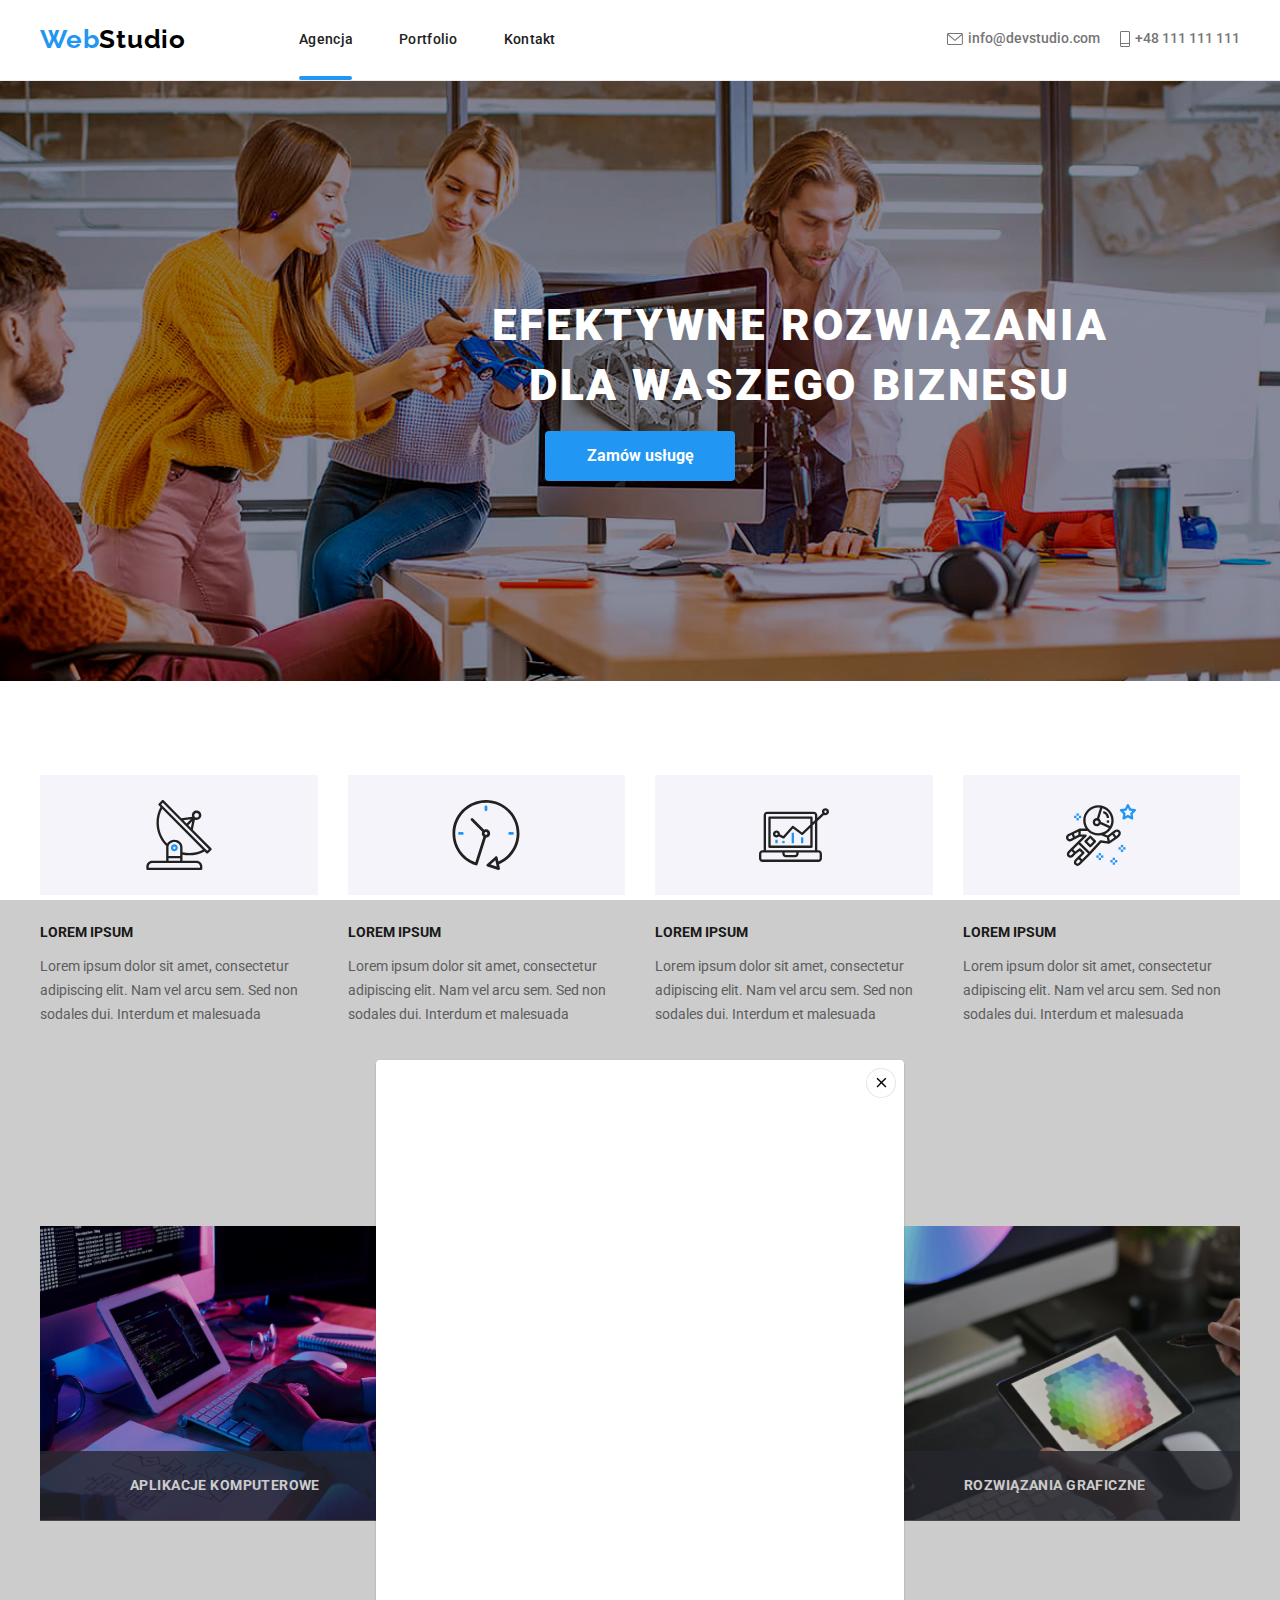
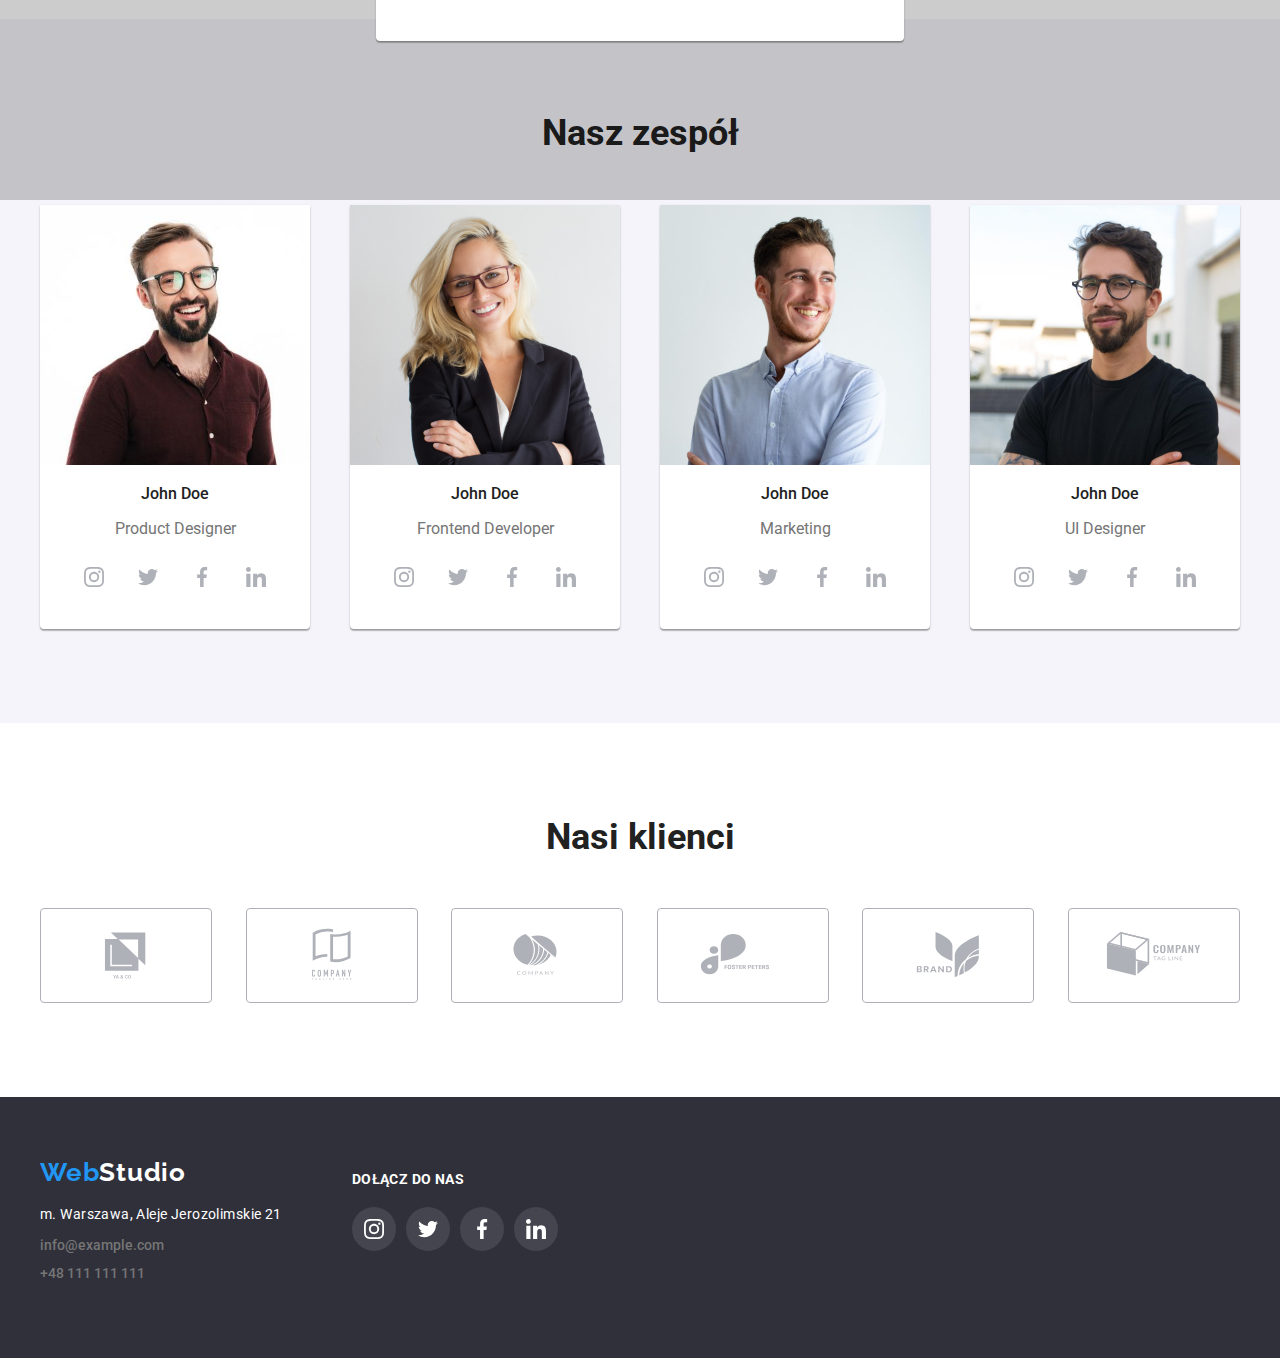
<file: index.html>
<!DOCTYPE html>
<html lang="pl">
  <head>
    <meta charset="UTF-8" />
    <meta http-equiv="X-UA-Compatible" content="IE=edge" />
    <meta name="viewport" content="width=device-width, initial-scale=1.0" />
    <title>Main page</title>
    <link href="css/modern-normalize.css" rel="stylesheet" />
    <link href="css/styles.css" rel="stylesheet" />
    <link rel="preconnect" href="https://fonts.googleapis.com" />
    <link rel="preconnect" href="https://fonts.gstatic.com" crossorigin />
    <link
      href="https://fonts.googleapis.com/css2?family=Raleway:wght@700&family=Roboto:wght@400;500;700;900&display=swap"
      rel="stylesheet"
    />
  </head>
  <body>
    <header>
      <div class="header container">
        <a href="index.html" class="webstudio"
          >Web<span class="studio">Studio</span></a
        >
        <nav>
          <ul class="list-style nav-list">
            <li>
              <a href="index.html" class="navigation-item nav-agency-highlight"
                >Agencja</a
              >
            </li>
            <li>
              <a href="portfolio.html" class="navigation-item">Portfolio</a>
            </li>
            <li><a href="" class="navigation-item">Kontakt</a></li>
          </ul>
        </nav>
        <a class="contact-item header-email" href="mailto:info@example.com"
          ><svg class="envelope" width="16" height="12">
            <use href="./images/icons.svg#icon-envelope"></use>
          </svg>
          info@devstudio.com</a
        >
        <a class="contact-item header-telephone" href="tel:+48111111111"
          ><svg class="telephone" width="10" height="16">
            <use href="./images/icons.svg#icon-telephone"></use>
          </svg>
          +48 111 111 111</a
        >
      </div>
    </header>
    <main>
      <section class="section-primary">
        <h1 class="header-primary">
          EFEKTYWNE ROZWIĄZANIA DLA WASZEGO BIZNESU
        </h1>
        <button type="button" class="index-button" data-modal-open>
          Zamów usługę
        </button>
        <div class="backdrop is-hidden" data-modal>
          <div class="modal">
            <button class="modal-button" data-modal-close>
              <svg class="close-x" width="30" height="30">
                <use href="./images/icons.svg#icon-close-x"></use>
              </svg>
            </button>
          </div>
        </div>
      </section>
      <div class="container section">
        <ul class="list-style section-secondary">
          <li>
            <div class="icon-background">
              <svg class="icon">
                <use href="./images/icons.svg#icon-antenna"></use>
              </svg>
            </div>
            <h3 class="header-tertiary">LOREM IPSUM</h3>
            <p class="description">
              Lorem ipsum dolor sit amet, consectetur adipiscing elit. Nam vel
              arcu sem. Sed non sodales dui. Interdum et malesuada
            </p>
          </li>
          <li>
            <div class="icon-background">
              <svg class="icon">
                <use href="./images/icons.svg#icon-clock"></use>
              </svg>
            </div>
            <h3 class="header-tertiary">LOREM IPSUM</h3>
            <p class="description">
              Lorem ipsum dolor sit amet, consectetur adipiscing elit. Nam vel
              arcu sem. Sed non sodales dui. Interdum et malesuada
            </p>
          </li>
          <li>
            <div class="icon-background">
              <svg class="icon">
                <use href="./images/icons.svg#icon-diagram"></use>
              </svg>
            </div>
            <h3 class="header-tertiary">LOREM IPSUM</h3>
            <p class="description">
              Lorem ipsum dolor sit amet, consectetur adipiscing elit. Nam vel
              arcu sem. Sed non sodales dui. Interdum et malesuada
            </p>
          </li>
          <li>
            <div class="icon-background">
              <svg class="icon">
                <use href="./images/icons.svg#icon-astronaut"></use>
              </svg>
            </div>
            <h3 class="header-tertiary">LOREM IPSUM</h3>
            <p class="description">
              Lorem ipsum dolor sit amet, consectetur adipiscing elit. Nam vel
              arcu sem. Sed non sodales dui. Interdum et malesuada
            </p>
          </li>
        </ul>
      </div>
      <div class="container">
        <h2 class="header-secondary">Czym się zajmujemy</h2>
        <ul class="section-tertiary">
          <li class="offer-picture list-style">
            <img
              src="images/keyboard.jpg"
              alt="Programista przy klawiaturze"
              width="370"
              height="294"
            />
            <div class="offer-description">
              <p class="offer-paragraph">Aplikacje komputerowe</p>
            </div>
          </li>
          <li class="offer-picture list-style">
            <img
              src="images/smartphone.jpg"
              alt="Programista ze smartfonem"
              width="370"
              height="294"
            />
            <div class="offer-description">
              <p class="offer-paragraph">Aplikacje mobilne</p>
            </div>
          </li>
          <li class="offer-picture list-style">
            <img
              src="images/tablet.png"
              alt="Grafik z tabletem"
              width="370"
              height="294"
            />
            <div class="offer-description">
              <p class="offer-paragraph">Rozwiązania graficzne</p>
            </div>
          </li>
        </ul>
      </div>

      <section class="team-section">
        <h2 class="header-team">Nasz zespół</h2>
        <ul class="team-list-style container">
          <li class="team-member">
            <img
              src="images/product-designer.jpg"
              alt="Zdjęcie Product Designera"
              width="270"
              height="260"
            />
            <h3 class="team-name">John Doe</h3>
            <p class="team-description">Product Designer</p>
            <div class="team-social">
              <div class="social-background">
                <svg class="social-icon" width="20" height="20">
                  <use href="./images/icons.svg#icon-instagram"></use>
                </svg>
              </div>
              <div class="social-background">
                <svg class="social-icon" width="20" height="20">
                  <use href="./images/icons.svg#icon-twitter"></use>
                </svg>
              </div>
              <div class="social-background">
                <svg class="social-icon" width="20" height="20">
                  <use href="./images/icons.svg#icon-facebook"></use>
                </svg>
              </div>
              <div class="social-background">
                <svg class="social-icon" width="20" height="20">
                  <use href="./images/icons.svg#icon-linkedin"></use>
                </svg>
              </div>
            </div>
          </li>
          <li class="team-member">
            <img
              src="images/frontend-developer.jpg"
              alt="Zdjęcie Frontend Developera"
              width="270"
              height="260"
            />

            <h3 class="team-name">John Doe</h3>
            <p class="team-description">Frontend Developer</p>
            <div class="team-social">
              <div class="social-background">
                <svg class="social-icon" width="20" height="20">
                  <use href="./images/icons.svg#icon-instagram"></use>
                </svg>
              </div>
              <div class="social-background">
                <svg class="social-icon" width="20" height="20">
                  <use href="./images/icons.svg#icon-twitter"></use>
                </svg>
              </div>
              <div class="social-background">
                <svg class="social-icon" width="20" height="20">
                  <use href="./images/icons.svg#icon-facebook"></use>
                </svg>
              </div>
              <div class="social-background">
                <svg class="social-icon" width="20" height="20">
                  <use href="./images/icons.svg#icon-linkedin"></use>
                </svg>
              </div>
            </div>
          </li>
          <li class="team-member">
            <img
              src="images/marketing.jpg"
              alt="Zdjęcie Marketingowca"
              width="270"
              height="260"
            />
            <h3 class="team-name">John Doe</h3>
            <p class="team-description">Marketing</p>
            <div class="team-social">
              <div class="social-background">
                <svg class="social-icon" width="20" height="20">
                  <use href="./images/icons.svg#icon-instagram"></use>
                </svg>
              </div>
              <div class="social-background">
                <svg class="social-icon" width="20" height="20">
                  <use href="./images/icons.svg#icon-twitter"></use>
                </svg>
              </div>
              <div class="social-background">
                <svg class="social-icon" width="20" height="20">
                  <use href="./images/icons.svg#icon-facebook"></use>
                </svg>
              </div>
              <div class="social-background">
                <svg class="social-icon" width="20" height="20">
                  <use href="./images/icons.svg#icon-linkedin"></use>
                </svg>
              </div>
            </div>
          </li>
          <li class="team-member">
            <img
              src="images/ui-designer.jpg"
              alt="Zdjecie UI Designera"
              width="270"
              height="260"
            />
            <h3 class="team-name">John Doe</h3>
            <p class="team-description">UI Designer</p>
            <div class="team-social">
              <div class="social-background" href="#">
                <svg class="social-icon" width="20" height="20">
                  <use href="./images/icons.svg#icon-instagram"></use>
                </svg>
              </div>
              <div class="social-background">
                <svg class="social-icon" width="20" height="20">
                  <use href="./images/icons.svg#icon-twitter"></use>
                </svg>
              </div>
              <div class="social-background">
                <svg class="social-icon" width="20" height="20">
                  <use href="./images/icons.svg#icon-facebook"></use>
                </svg>
              </div>
              <div class="social-background">
                <svg class="social-icon" width="20" height="20">
                  <use href="./images/icons.svg#icon-linkedin"></use>
                </svg>
              </div>
            </div>
          </li>
        </ul>
      </section>
      <section class="section">
        <h2 class="header-clients">Nasi klienci</h2>
        <ul class="clients-list-style container">
          <li>
            <div class="client-icon-background">
              <svg class="client-logo">
                <use href="./images/icons.svg#icon-logo-1"></use>
              </svg>
            </div>
          </li>
          <li>
            <div class="client-icon-background">
              <svg class="client-logo">
                <use href="./images/icons.svg#icon-logo-2"></use>
              </svg>
            </div>
          </li>
          <li>
            <div class="client-icon-background">
              <svg class="client-logo">
                <use href="./images/icons.svg#icon-logo-3"></use>
              </svg>
            </div>
          </li>
          <li>
            <div class="client-icon-background">
              <svg class="client-logo">
                <use href="./images/icons.svg#icon-logo-4"></use>
              </svg>
            </div>
          </li>
          <li>
            <div class="client-icon-background">
              <svg class="client-logo">
                <use href="./images/icons.svg#icon-logo-5"></use>
              </svg>
            </div>
          </li>
          <li>
            <div class="client-icon-background">
              <svg class="client-logo">
                <use href="./images/icons.svg#icon-logo-6"></use>
              </svg>
            </div>
          </li>
        </ul>
      </section>
    </main>
    <footer>
      <div class="footer-style container">
        <div>
          <a href="index.html" class="webstudio"
            >Web<span class="studio-in-footer">Studio</span></a
          >
          <ul class="list-in-footer">
            <li>
              <address>m. Warszawa, Aleje Jerozolimskie 21</address>
            </li>
            <li>
              <a class="contact-item" href="mailto:info@example.com"
                >info@example.com</a
              >
            </li>
            <li>
              <a class="contact-item" href="tel:+48111111111"
                >+48 111 111 111</a
              >
            </li>
          </ul>
        </div>
        <div class="footer-social">
          <p class="join-us">DOŁĄCZ DO NAS</p>
          <div class="footer-social-inner">
            <div class="footer-social-background">
              <svg class="social-icon-footer" width="20" height="20">
                <use href="./images/icons.svg#icon-instagram-2"></use>
              </svg>
            </div>
            <div class="footer-social-background">
              <svg class="social-icon-footer" width="20" height="20">
                <use href="./images/icons.svg#icon-twitter-2"></use>
              </svg>
            </div>
            <div class="footer-social-background">
              <svg class="social-icon-footer" width="20" height="20">
                <use href="./images/icons.svg#icon-facebook-2"></use>
              </svg>
            </div>
            <div class="footer-social-background">
              <svg class="social-icon-footer" width="20" height="20">
                <use href="./images/icons.svg#icon-linkedin-2"></use>
              </svg>
            </div>
          </div>
        </div>
      </div>
    </footer>
    <script src="./assets/modal.js"></script>
  </body>
</html>
</file>
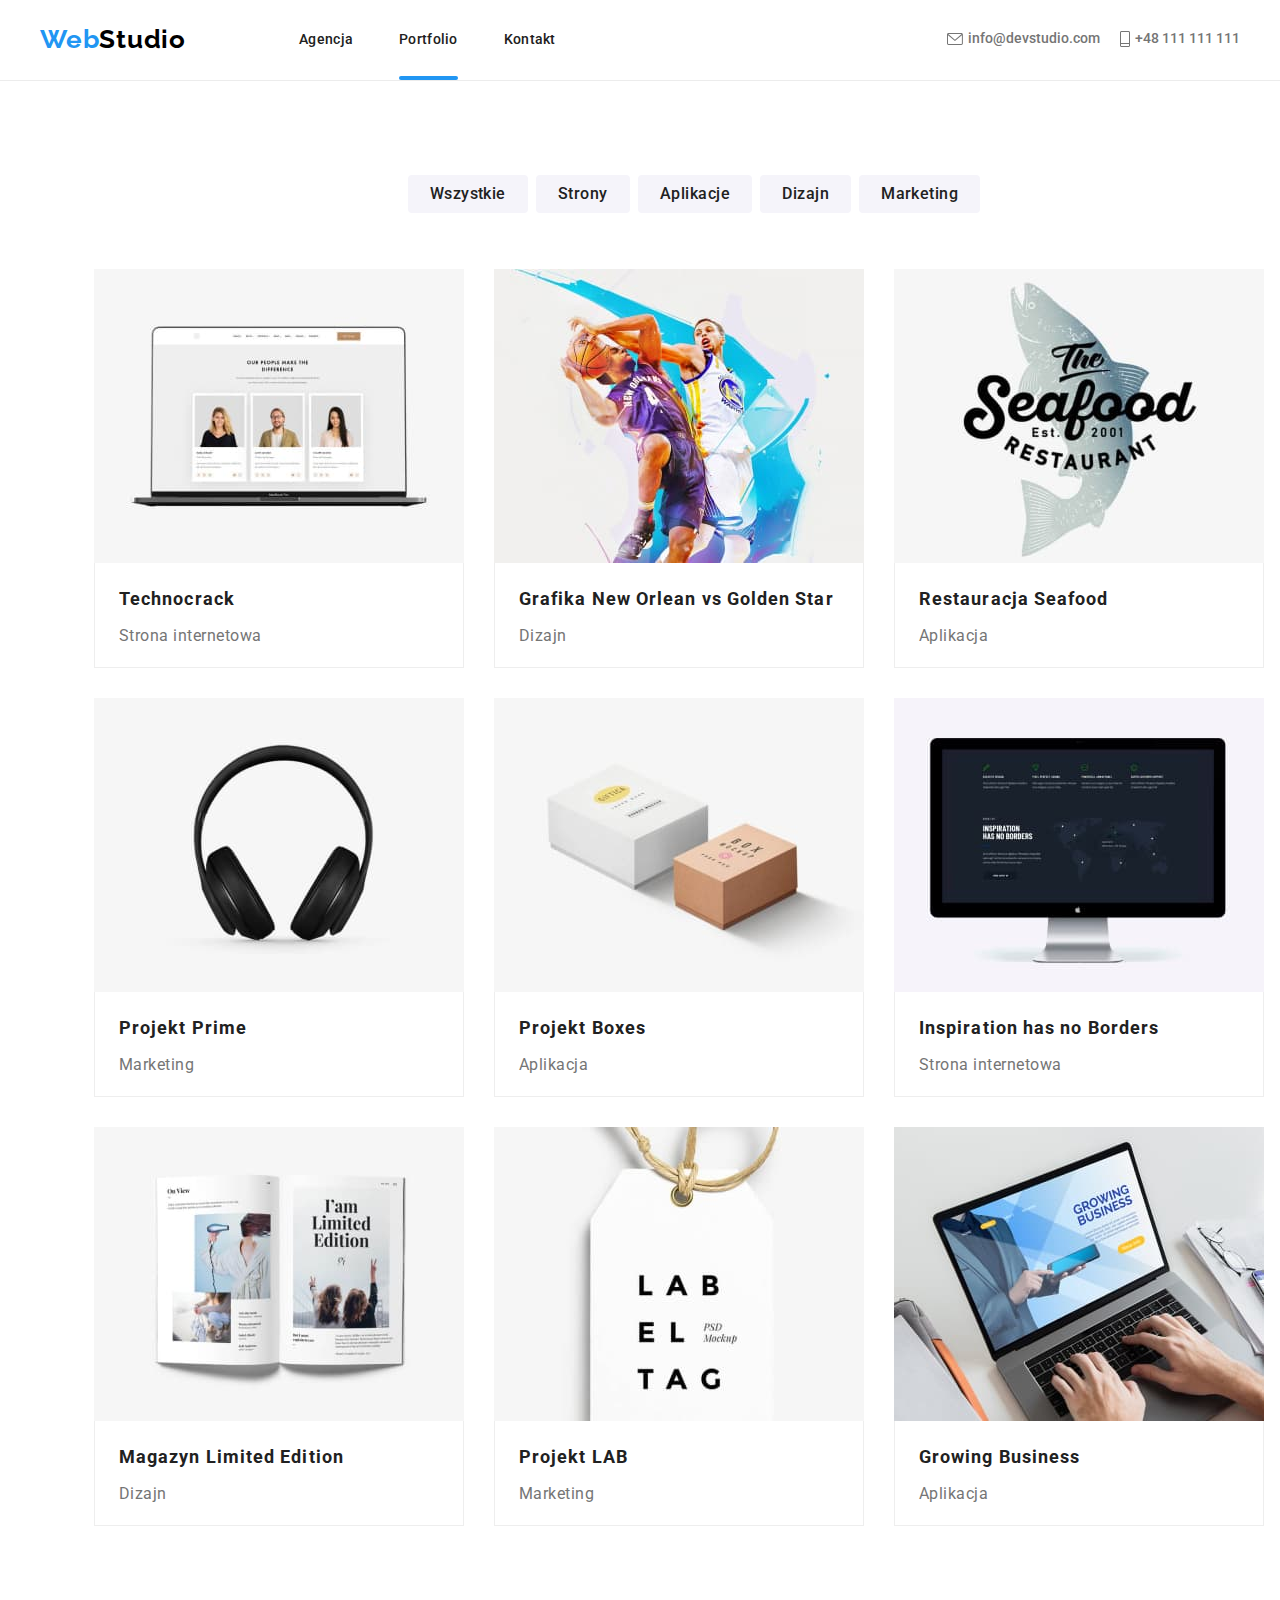
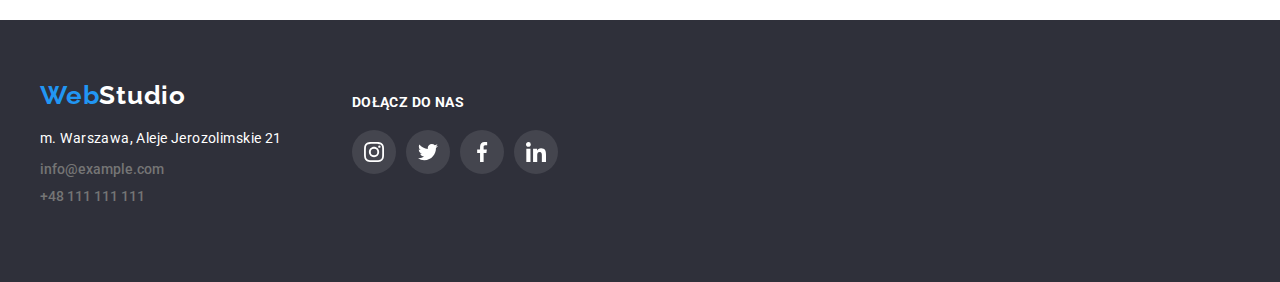
<file: portfolio.html>
<!DOCTYPE html>
<html lang="en">
  <head>
    <meta charset="UTF-8" />
    <meta http-equiv="X-UA-Compatible" content="IE=edge" />
    <meta name="viewport" content="width=device-width, initial-scale=1.0" />
    <title>Portfolio</title>
    <link href="css/modern-normalize.css" rel="stylesheet" />
    <link href="css/styles.css" rel="stylesheet" />
    <link rel="preconnect" href="https://fonts.googleapis.com" />
    <link rel="preconnect" href="https://fonts.gstatic.com" crossorigin />
    <link
      href="https://fonts.googleapis.com/css2?family=Raleway:wght@700&family=Roboto:wght@400;500;700;900&display=swap"
      rel="stylesheet"
    />
  </head>
  <body>
    <header>
      <div class="header container">
        <a href="index.html" class="webstudio"
          >Web<span class="studio">Studio</span></a
        >
        <nav>
          <ul class="list-style nav-list">
            <li><a href="index.html" class="navigation-item">Agencja</a></li>
            <li>
              <a
                href="portfolio.html"
                class="navigation-item nav-portfolio-highlight"
                >Portfolio</a
              >
            </li>
            <li><a href="" class="navigation-item">Kontakt</a></li>
          </ul>
        </nav>
        <a class="contact-item header-email" href="mailto:info@example.com"
          ><svg class="envelope" width="16" height="12">
            <use href="./images/icons.svg#icon-envelope"></use>
          </svg>
          info@devstudio.com</a
        >
        <a class="contact-item header-telephone" href="tel:+48111111111"
          ><svg class="telephone" width="10" height="16">
            <use href="./images/icons.svg#icon-telephone"></use>
          </svg>
          +48 111 111 111</a
        >
      </div>
    </header>
    <main>
      <div class="portfolio-main-container">
        <ul class="portfolio-buttons container">
          <li><button type="button" class="button">Wszystkie</button></li>
          <li><button type="button" class="button">Strony</button></li>
          <li><button type="button" class="button">Aplikacje</button></li>
          <li><button type="button" class="button">Dizajn</button></li>
          <li><button type="button" class="button">Marketing</button></li>
        </ul>
        <ul class="list-style-portfolio container">
          <li class="list-item-box">
            <div class="portfolio-image-box">
              <img
                src="images/technocrack.jpg"
                width="370"
                height="294"
                alt="laptop"
              />
              <div class="overlay">
                <p class="overlay-description">
                  Technocrack jest popularną platformą wykorzystywaną do
                  rozpowszechniania koronawirusa. Firmy wykorzystują tę
                  platformę do celów szpiegowskich i ataków na niezabezpieczone
                  serwery konkurencji
                </p>
              </div>
            </div>
            <div class="portfolio-box-description">
              <h3 class="service-header">Technocrack</h3>
              <p class="service-description">Strona internetowa</p>
            </div>
          </li>
          <li class="list-item-box">
            <div class="portfolio-image-box">
              <img
                src="images/new-orlean.jpg"
                width="370"
                height="294"
                alt="koszykarze"
              />
              <div class="overlay">
                <p class="overlay-description">
                  Technocrack jest popularną platformą wykorzystywaną do
                  rozpowszechniania koronawirusa. Firmy wykorzystują tę
                  platformę do celów szpiegowskich i ataków na niezabezpieczone
                  serwery konkurencji
                </p>
              </div>
            </div>
            <div class="portfolio-box-description">
              <h3 class="service-header">Grafika New Orlean vs Golden Star</h3>
              <p class="service-description">Dizajn</p>
            </div>
          </li>
          <li class="list-item-box">
            <div class="portfolio-image-box">
              <img
                src="images/seafood.jpg"
                width="370"
                height="294"
                alt="logo restauracji"
              />
              <div class="overlay">
                <p class="overlay-description">
                  Technocrack jest popularną platformą wykorzystywaną do
                  rozpowszechniania koronawirusa. Firmy wykorzystują tę
                  platformę do celów szpiegowskich i ataków na niezabezpieczone
                  serwery konkurencji
                </p>
              </div>
            </div>
            <div class="portfolio-box-description">
              <h3 class="service-header">Restauracja Seafood</h3>
              <p class="service-description">Aplikacja</p>
            </div>
          </li>
          <li class="list-item-box">
            <div class="portfolio-image-box">
              <img
                src="images/projekt-prime.jpg"
                width="370"
                height="294"
                alt="słuchawki"
              />
              <div class="overlay">
                <p class="overlay-description">
                  Technocrack jest popularną platformą wykorzystywaną do
                  rozpowszechniania koronawirusa. Firmy wykorzystują tę
                  platformę do celów szpiegowskich i ataków na niezabezpieczone
                  serwery konkurencji
                </p>
              </div>
            </div>
            <div class="portfolio-box-description">
              <h3 class="service-header">Projekt Prime</h3>
              <p class="service-description">Marketing</p>
            </div>
          </li>
          <li class="list-item-box">
            <div class="portfolio-image-box">
              <img
                src="images/projekt-boxes.jpg"
                width="370"
                height="294"
                alt="pudełka"
              />
              <div class="overlay">
                <p class="overlay-description">
                  Technocrack jest popularną platformą wykorzystywaną do
                  rozpowszechniania koronawirusa. Firmy wykorzystują tę
                  platformę do celów szpiegowskich i ataków na niezabezpieczone
                  serwery konkurencji
                </p>
              </div>
            </div>
            <div class="portfolio-box-description">
              <h3 class="service-header">Projekt Boxes</h3>
              <p class="service-description">Aplikacja</p>
            </div>
          </li>
          <li class="list-item-box">
            <div class="portfolio-image-box">
              <img
                src="images/inspirations.jpg"
                width="370"
                height="294"
                alt="monitor"
              />
              <div class="overlay">
                <p class="overlay-description">
                  Technocrack jest popularną platformą wykorzystywaną do
                  rozpowszechniania koronawirusa. Firmy wykorzystują tę
                  platformę do celów szpiegowskich i ataków na niezabezpieczone
                  serwery konkurencji
                </p>
              </div>
            </div>
            <div class="portfolio-box-description">
              <h3 class="service-header">Inspiration has no Borders</h3>
              <p class="service-description">Strona internetowa</p>
            </div>
          </li>
          <li class="list-item-box">
            <div class="portfolio-image-box">
              <img
                src="images/limited-edition.jpg"
                width="370"
                height="294"
                alt="czasopismo"
              />
              <div class="overlay">
                <p class="overlay-description">
                  Technocrack jest popularną platformą wykorzystywaną do
                  rozpowszechniania koronawirusa. Firmy wykorzystują tę
                  platformę do celów szpiegowskich i ataków na niezabezpieczone
                  serwery konkurencji
                </p>
              </div>
            </div>
            <div class="portfolio-box-description">
              <h3 class="service-header">Magazyn Limited Edition</h3>
              <p class="service-description">Dizajn</p>
            </div>
          </li>
          <li class="list-item-box">
            <div class="portfolio-image-box">
              <img
                src="images/projekt-lab.jpg"
                width="370"
                height="294"
                alt="etykieta"
              />
              <div class="overlay">
                <p class="overlay-description">
                  Technocrack jest popularną platformą wykorzystywaną do
                  rozpowszechniania koronawirusa. Firmy wykorzystują tę
                  platformę do celów szpiegowskich i ataków na niezabezpieczone
                  serwery konkurencji
                </p>
              </div>
            </div>
            <div class="portfolio-box-description">
              <h3 class="service-header">Projekt LAB</h3>
              <p class="service-description">Marketing</p>
            </div>
          </li>
          <li class="list-item-box">
            <div class="portfolio-image-box">
              <img
                src="images/growing-business.jpg"
                width="370"
                height="294"
                alt="piszący programista"
              />
              <div class="overlay">
                <p class="overlay-description">
                  Technocrack jest popularną platformą wykorzystywaną do
                  rozpowszechniania koronawirusa. Firmy wykorzystują tę
                  platformę do celów szpiegowskich i ataków na niezabezpieczone
                  serwery konkurencji
                </p>
              </div>
            </div>
            <div class="portfolio-box-description">
              <h3 class="service-header">Growing Business</h3>
              <p class="service-description">Aplikacja</p>
            </div>
          </li>
        </ul>
      </div>
    </main>
    <footer>
      <div class="footer-style container">
        <div>
          <a href="index.html" class="webstudio"
            >Web<span class="studio-in-footer">Studio</span></a
          >
          <ul class="list-in-footer">
            <li>
              <address>m. Warszawa, Aleje Jerozolimskie 21</address>
            </li>
            <li>
              <a class="contact-item" href="mailto:info@example.com"
                >info@example.com</a
              >
            </li>
            <li>
              <a class="contact-item" href="tel:+48111111111"
                >+48 111 111 111</a
              >
            </li>
          </ul>
        </div>
        <div class="footer-social">
          <p class="join-us">DOŁĄCZ DO NAS</p>
          <div class="footer-social-inner">
            <div class="footer-social-background">
              <svg class="social-icon-footer" width="20" height="20">
                <use href="./images/icons.svg#icon-instagram-2"></use>
              </svg>
            </div>
            <div class="footer-social-background">
              <svg class="social-icon-footer" width="20" height="20">
                <use href="./images/icons.svg#icon-twitter-2"></use>
              </svg>
            </div>
            <div class="footer-social-background">
              <svg class="social-icon-footer" width="20" height="20">
                <use href="./images/icons.svg#icon-facebook-2"></use>
              </svg>
            </div>
            <div class="footer-social-background">
              <svg class="social-icon-footer" width="20" height="20">
                <use href="./images/icons.svg#icon-linkedin-2"></use>
              </svg>
            </div>
          </div>
        </div>
      </div>
    </footer>
  </body>
</html>
</file>
<file: css/styles.css>
:root {
  --blue-color: #2196f3;
  --contact-color: #757575;
  --footer-section-color: #2f303a;
  --gray-background: #f5f4fa;
  --white-background: #ffffff;
  --main-font-color: #212121;
  --description-color: #757575;
  --main-image-linear-gradient: rgba(47, 48, 58, 0.4);
  --transition-duration: 250ms;
  --cubic-bezier: cubic-bezier(0.4, 0, 0.2, 1);
  --border-grid: #eeeeee;
  --backdrop-color: rgba(0, 0, 0, 0.2);
  --offer-description-background: rgba(47, 48, 58, 0.8);
  --overlay-background: rgba(33, 150, 243, 0.9);
  --grey-icon-color: #afb1b8;
}

body {
  /* width: 1600px;
  margin: auto;
  padding: 0; */
  font-family: "Roboto", sans-serif;
  color: var(--main-font-color);
}
.container {
  width: 1200px;
  margin: 0 auto;
}
.section {
  padding: 94px 0;
}
address {
  font-style: normal;
  font-weight: 400;
  font-size: 14px;
  line-height: 1.71;
  letter-spacing: 0.03em;
  color: var(--white-background);
}

/* Backdrop */

.backdrop {
  position: fixed;
  display: flex;
  left: 0;
  top: 0;
  width: 100%;
  height: 100%;
  background: var(--backdrop-color);
  transition: transform 250ms;
  transition-timing-function: cubic-bezier(0.4, 0, 0.2, 1);
}
.is-hidden {
  transform: translateY(100%);
}
.modal {
  position: relative;
  width: 528px;
  height: 581px;
  background-color: var(--white-background);
  margin: auto;
  box-shadow: 0px 1px 3px rgba(0, 0, 0, 0.12), 0px 1px 1px rgba(0, 0, 0, 0.14),
    0px 2px 1px rgba(0, 0, 0, 0.2);
  border-radius: 4px;
}
.modal-button {
  display: flex;
  justify-content: center;
  align-items: center;
  position: absolute;
  right: 8px;
  top: 8px;
  cursor: pointer;
  width: 30px;
  height: 30px;
  border-radius: 50%;
  background-color: var(--white-background);
  border: 1px solid rgba(0, 0, 0, 0.1);
}
.close-x {
  fill: #000000;
}

.list-style {
  list-style-type: none;
  padding: 0px;
}
.offer-picture {
  position: relative;
}
.offer-description {
  width: 100%;
  position: absolute;
  bottom: 4px;
  padding-block: 27px;
  background: var(--offer-description-background);
}
.offer-paragraph {
  margin: 0;
  font-weight: 700;
  font-size: 14px;
  line-height: 1.14;
  text-align: center;
  letter-spacing: 0.03em;
  text-transform: uppercase;
  color: #ffffff;
}
.portfolio-buttons {
  list-style-type: none;
  padding: 0px;
  display: flex;
  justify-content: center;
  gap: 8px;
  margin-bottom: 56px;
}
.list-style-portfolio {
  list-style-type: none;
  padding: 0px;
  display: flex;
  /* justify-content: space-around; */
  align-items: center;
  flex-wrap: wrap;
  flex-basis: calc((100% - 60px) / 3);
  gap: 30px;
}
.list-item-box {
  display: flex;
  flex-direction: column;
  margin-bottom: 0;
  transition: box-shadow var(--transition-duration) var(--cubic-bezier);
  will-change: box-shadow;
}
.portfolio-image-box {
  display: flex;
  flex-direction: column;
  position: relative;
  overflow: hidden;
}
.list-item-box:hover .overlay {
  transform: translateY(0);
}
.overlay {
  position: absolute;
  width: 100%;
  height: 100%;
  top: 0;
  left: 0;
  background-color: var(--overlay-background);
  transition: transform 250ms;
  transition-timing-function: cubic-bezier(0.4, 0, 0.2, 1);
  transform: translateY(100%);
}
.overlay-description {
  padding: 49px 45px 49px 24px;
  margin: 0;
  font-weight: 400;
  font-size: 18px;
  line-height: 1.56;
  letter-spacing: 0.03em;
  color: #ffffff;
}
.portfolio-box-description {
  border-right: 1px solid var(--border-grid);
  border-left: 1px solid var(--border-grid);
  border-bottom: 1px solid var(--border-grid);
}
.list-item-box:hover {
  box-shadow: 0px 1px 1px rgba(0, 0, 0, 0.12), 0px 4px 4px rgba(0, 0, 0, 0.06),
    1px 4px 6px rgba(0, 0, 0, 0.16);
}

header {
  padding-block: 24px 25px;
  display: flex;
  align-items: center;
  border-bottom: 1px solid #ececec;
}
.header {
  display: flex;
  align-items: center;
  justify-content: space-between;
}
.nav-list {
  display: flex;
  justify-content: space-between;
  gap: 46px;
  margin-block: 0;
  margin-right: 371px;
}
.webstudio {
  font-family: "Raleway", sans-serif;
  text-decoration: none;
  color: var(--blue-color);
  font-weight: 700;
  font-size: 26px;
  line-height: 1.19;
  letter-spacing: 0.03em;
  margin-right: 93px;
}
.studio {
  color: #000000;
}
.studio-in-footer {
  color: #ffffff;
}
.figcaption {
  margin-left: 24px;
  margin-top: 20px;
}
.team-list-style {
  display: flex;
  justify-content: space-between;
  list-style-type: none;
  margin: 0 auto;
  padding: 0px;
}
.team-member {
  background: var(--white-background);
  box-shadow: 0px 1px 3px rgba(0, 0, 0, 0.12), 0px 1px 1px rgba(0, 0, 0, 0.14),
    0px 2px 1px rgba(0, 0, 0, 0.2);
  border-radius: 0px 0px 4px 4px;
}
.team-description {
  display: flex;
  flex-direction: column;
  align-items: center;
}
.button {
  font-family: "Roboto", sans-serif;
  cursor: pointer;
  color: var(--main-font-color);
  background-color: var(--gray-background);
  border: 0px solid #f5f4fa;
  border-radius: 4px;
  font-weight: 500;
  font-size: 16px;
  line-height: 1.62;
  text-align: center;
  letter-spacing: 0.03em;
  padding: 6px 22px 6px 22px;
  transition: background-color var(--transition-duration) var(--cubic-bezier),
    color var(--transition-duration) var(--cubic-bezier),
    box-shadow var(--transition-duration) var(--cubic-bezier);
  will-change: background-color, color, box-shadow;
}
.button:hover,
.button:focus {
  background-color: var(--blue-color);
  color: #ffffff;
  box-shadow: 0px 3px 1px rgba(0, 0, 0, 0.1), 0px 1px 2px rgba(0, 0, 0, 0.08),
    0px 2px 2px rgba(0, 0, 0, 0.12);
}
.contact-item {
  color: var(--contact-color);
  fill: var(--contact-color);
  text-decoration: none;
  transition: color var(--transition-duration) var(--cubic-bezier),
    fill var(--transition-duration) var(--cubic-bezier);
  font-weight: 500;
  font-size: 14px;
  line-height: 1.14;
}
.header-telephone,
.header-email {
  display: flex;
  align-items: center;
}
.telephone,
.envelope {
  fill: var(--contact-color);
  margin-right: 5px;
}
.telephone:hover,
.envelope:hover {
  fill: var(--blue-color);
}
.contact-item:hover,
.contact-item:focus {
  color: var(--blue-color);
  fill: var(--blue-color);
}
.header-email:hover,
.header-telephone:hover {
  fill: var(--blue-color);
  transition: transform;
  transition: 250ms cubic-bezier(0.4, 0, 0.2, 1);
}
.footer-style {
  display: flex;
}
footer {
  background-color: var(--footer-section-color);
}
.service-header {
  font-weight: 700;
  font-size: 18px;
  line-height: 2;
  letter-spacing: 0.06em;
  margin-left: 24px;
  margin-bottom: 4px;
}
.service-description {
  font-weight: 400;
  font-size: 16px;
  line-height: 1.88;
  letter-spacing: 0.03em;
  margin-left: 24px;
  margin-top: 0px;
  color: #757575;
}
.navigation-item {
  font-weight: 500;
  font-size: 14px;
  line-height: 1.14;
  letter-spacing: 0.02em;
  text-decoration: none;
  color: var(--main-font-color);
  transition: color var(--transition-duration) var(--cubic-bezier);
  will-change: color;
}
.nav-agency-highlight,
.nav-portfolio-highlight {
  position: relative;
}
.nav-agency-highlight::after {
  left: 0;
  bottom: -33px;
  position: absolute;
  content: "";
  width: 53px;
  height: 4px;
  border-radius: 2px;
  background: var(--blue-color);
}
.nav-portfolio-highlight::after {
  left: 0;
  bottom: -33px;
  position: absolute;
  content: "";
  width: 100%;
  height: 4px;
  border-radius: 2px;
  background: var(--blue-color);
}

.navigation-item:hover,
.navigation-item:focus {
  color: var(--blue-color);
}
.index-button {
  font-family: "Roboto", sans-serif;
  font-weight: 700;
  font-size: 16px;
  line-height: 1.87;
  color: #ffffff;
  background: var(--blue-color);
  box-shadow: 0px 4px 4px rgba(0, 0, 0, 0.15);
  border-radius: 4px;
  border: 0px;
  cursor: pointer;
  padding: 10px 41px 10px 42px;
}
.team-name {
  display: flex;
  justify-content: center;
  font-weight: 500;
  font-size: 16px;
  line-height: 1.18;
  color: var(--main-font-color);
}
.team-description {
  font-weight: 400;
  font-size: 16px;
  line-height: 1.18;
  color: var(--description-color);
}
.section-primary {
  max-width: 1600px;
  height: 600px;
  margin: 0 auto;
  display: flex;
  flex-direction: column;
  align-items: center;
  background: var(--main-image-linear-gradient);
  background-image: url(../images/buisness-section-background.jpg);
  background-repeat: no-repeat;
  background-position: 50% 50%;
  background-size: 1600px;
  padding: 200px 452px;
}
.header-primary {
  display: flex;
  text-align: center;
  align-items: center;
  width: 696px;
  height: 120px;
  font-weight: 900;
  font-size: 44px;
  line-height: 1.36;
  letter-spacing: 0.06em;
  color: #ffffff;
  margin: auto;
}
.section-secondary {
  display: flex;
  /* justify-content: space-between; */
  /* padding-block: 94px; */
  margin: 0;
  gap: 30px;
}
.header-secondary {
  display: flex;
  justify-content: center;
  font-weight: 700;
  font-size: 36px;
  line-height: 1.16;
  margin: 0px;
  margin-bottom: 50px;
}
.header-team,
.header-clients {
  display: flex;
  justify-content: center;
  font-weight: 700;
  font-size: 36px;
  line-height: 1.16;
  margin-top: 0;
  margin-bottom: 50px;
}
.clients-list-style {
  padding: 0;
  list-style-type: none;
  display: flex;
  justify-content: space-between;
}
.client-icon-background {
  display: flex;
  padding: 16px 32px;
  border: 1px solid #afb1b8;
  border-radius: 4px;
  fill: var(--grey-icon-color);
  transition: border var(--transition-duration) var(--cubic-bezier),
    fill var(--transition-duration) var(--cubic-bezier);
  will-change: border, fill;
}
.client-icon-background:hover {
  border-color: var(--blue-color);
  fill: var(--blue-color);
}
.client-logo {
  width: 106px;
  height: 60.04px;
}

.section-tertiary {
  display: flex;
  justify-content: space-between;
  padding: 0px 0px 94px 0px;
  margin: 0px;
}
.header-tertiary {
  font-weight: 700;
  font-size: 14px;
  line-height: 1.14;
  margin-top: 30px;
}
.description {
  font-weight: 400;
  font-size: 14px;
  line-height: 1.71;
  color: var(--description-color);
}
.team-section {
  background-color: var(--gray-background);
  padding-block: 94px;
}
footer {
  padding: 60px 0;
}
.list-in-footer {
  display: flex;
  flex-direction: column;
  list-style-type: none;
  padding: 0px;
  gap: 9px;
}
.portfolio-main-container {
  margin: 94px;
}
.icon {
  display: flex;
  justify-content: center;
  align-items: center;
  width: 70px;
  height: 70px;
}
.icon-background {
  display: flex;
  justify-content: center;
  align-items: center;
  /* width: 270px;
  height: 120px; */
  padding: 25px 100px;
  background-color: var(--gray-background);
}
.team-social {
  display: flex;
  justify-content: center;
  margin-bottom: 30px;
  gap: 10px;
}
.social-background {
  display: flex;
  width: 44px;
  height: 44px;
  background-color: var(--white-background);
  border-radius: 22px;
  justify-content: center;
  align-items: center;
  fill: var(--grey-icon-color);
  transition: background-color var(--transition-duration) var(--cubic-bezier),
    fill var(--transition-duration) var(--cubic-bezier);
  will-change: background-color, fill;
}
.social-background:hover,
.footer-social-background:hover {
  background-color: var(--blue-color);
  fill: var(--white-background);
}
.join-us {
  font-weight: 700;
  font-size: 14px;
  line-height: 16px;
  letter-spacing: 0.03em;
  text-transform: uppercase;
  color: #ffffff;
  margin-bottom: 20px;
}
.footer-social {
  margin-left: 70px;
}
.footer-social-inner {
  display: flex;
  justify-content: space-around;
  gap: 10px;
}
.footer-social-background {
  width: 44px;
  height: 44px;
  background: rgba(255, 255, 255, 0.1);
  border-radius: 22px;
  display: flex;
  justify-content: center;
  align-items: center;
  transition: background-color var(--transition-duration) var(--cubic-bezier);
  will-change: background-color;
}
/* ==========ICONS========== */
.social-icon-footer {
  fill: var(--white-background);
}
</file>
